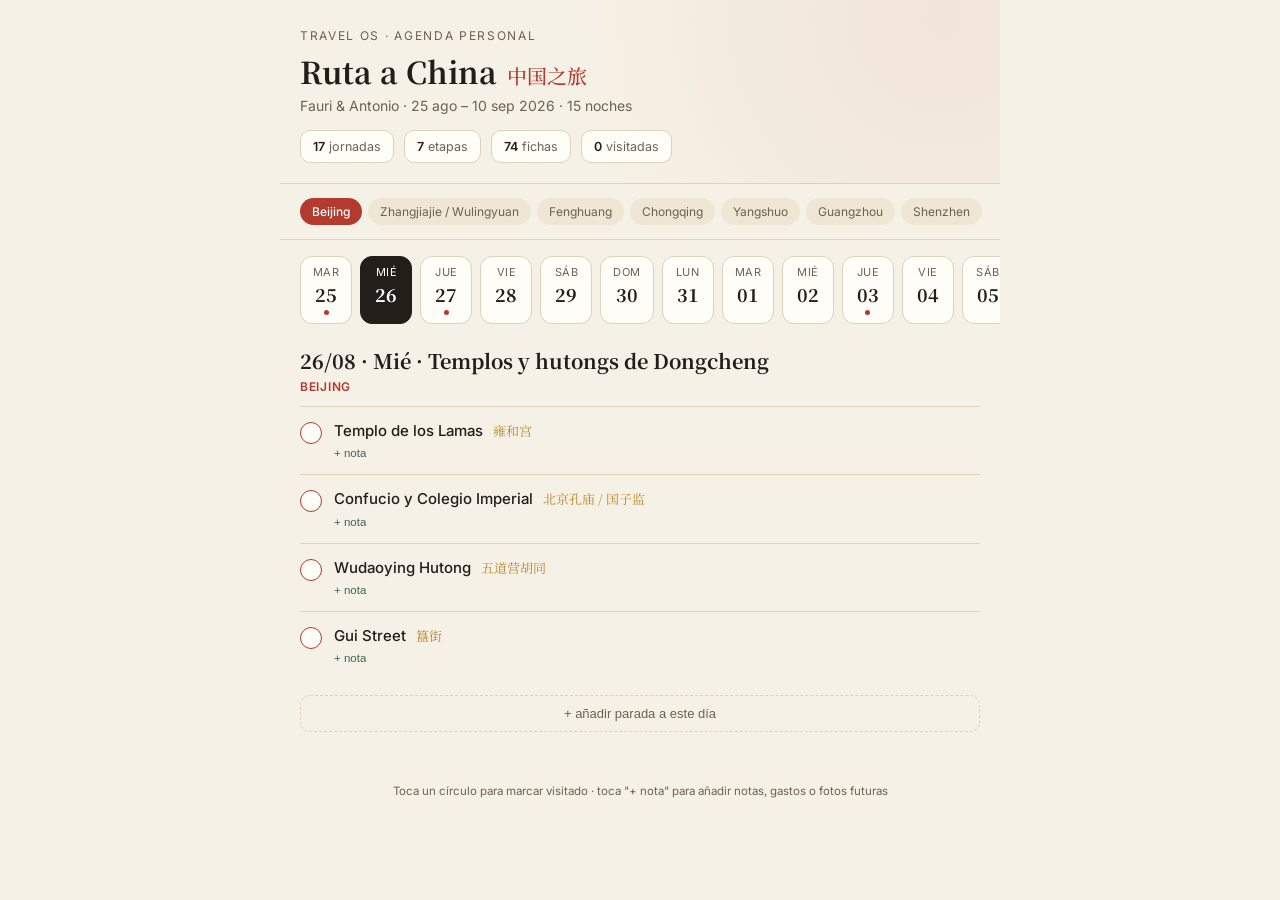
<file: prototype/ruta_china_agenda.html>
<!DOCTYPE html>
<html lang="es">
<head>
<meta charset="UTF-8">
<meta name="viewport" content="width=device-width, initial-scale=1.0">
<title>Ruta a China · Agenda</title>
<link rel="preconnect" href="https://fonts.googleapis.com">
<link href="https://fonts.googleapis.com/css2?family=Noto+Serif+SC:wght@500;700&family=Inter:wght@400;500;600&display=swap" rel="stylesheet">
<style>
  :root{
    --paper:#F6F1E6;
    --paper-2:#EFE7D4;
    --ink:#231E19;
    --ink-soft:#6B6255;
    --seal:#B23A2E;
    --seal-dark:#7C2A21;
    --jade:#3E6459;
    --jade-soft:#DCE7DF;
    --gold:#B98A2E;
    --line:#DDD2BA;
    --card:#FFFDF7;
  }
  *{box-sizing:border-box;}
  body{
    margin:0;
    background:var(--paper);
    color:var(--ink);
    font-family:'Inter',sans-serif;
    -webkit-font-smoothing:antialiased;
  }
  #app{max-width:720px;margin:0 auto;padding:0 0 60px;}

  /* HEADER */
  .hero{
    padding:28px 20px 20px;
    position:relative;
    border-bottom:1px solid var(--line);
    background:
      radial-gradient(circle at 92% 10%, rgba(178,58,46,0.07), transparent 55%),
      var(--paper);
  }
  .hero-eyebrow{
    font-size:12px;letter-spacing:.14em;text-transform:uppercase;
    color:var(--ink-soft); margin:0 0 6px;
  }
  .hero-title{
    font-family:'Noto Serif SC',serif;
    font-weight:700;
    font-size:30px;
    margin:0 0 4px;
    display:flex; align-items:baseline; gap:10px;
  }
  .hero-title .cn{font-size:20px;color:var(--seal);font-weight:500;}
  .hero-sub{font-size:14px;color:var(--ink-soft);margin:0 0 16px;}
  .hero-stats{display:flex;gap:10px;flex-wrap:wrap;}
  .stat{
    background:var(--card);border:1px solid var(--line);border-radius:10px;
    padding:8px 12px;font-size:12.5px;color:var(--ink-soft);
  }
  .stat b{color:var(--ink);font-weight:600;}

  /* ROUTE STRIP */
  .route-strip{
    display:flex;overflow-x:auto;gap:6px;padding:14px 20px;
    border-bottom:1px solid var(--line);
    scrollbar-width:none;
  }
  .route-strip::-webkit-scrollbar{display:none;}
  .route-chip{
    flex:0 0 auto;font-size:12px;color:var(--ink-soft);
    background:var(--paper-2);border-radius:20px;padding:5px 11px;
    white-space:nowrap;border:1px solid transparent;
  }
  .route-chip.active{
    background:var(--seal);color:#fff;font-weight:500;
  }

  /* DAY NAV */
  .day-nav{
    display:flex;overflow-x:auto;gap:8px;padding:16px 20px 4px;
    scrollbar-width:none;
  }
  .day-nav::-webkit-scrollbar{display:none;}
  .day-btn{
    flex:0 0 auto;
    display:flex;flex-direction:column;align-items:center;
    padding:8px 12px;border-radius:12px;border:1px solid var(--line);
    background:var(--card);cursor:pointer;min-width:52px;
    transition:background .15s, border-color .15s, transform .1s;
  }
  .day-btn:active{transform:scale(0.96);}
  .day-btn .dn{font-size:11px;color:var(--ink-soft);text-transform:uppercase;letter-spacing:.04em;}
  .day-btn .dd{font-family:'Noto Serif SC',serif;font-weight:700;font-size:18px;margin-top:2px;}
  .day-btn.selected{background:var(--ink);border-color:var(--ink);}
  .day-btn.selected .dn, .day-btn.selected .dd{color:#fff;}
  .day-btn.today-marker{border-color:var(--seal);}
  .day-btn .flag{width:5px;height:5px;border-radius:50%;background:var(--seal);margin-top:3px;visibility:hidden;}
  .day-btn.has-travel .flag{visibility:visible;}

  /* DAY PANEL */
  .day-panel{padding:18px 20px 0;}
  .day-head{display:flex;align-items:baseline;justify-content:space-between;margin-bottom:4px;}
  .day-title{font-family:'Noto Serif SC',serif;font-weight:700;font-size:20px;}
  .day-stage{font-size:12px;color:var(--seal);font-weight:600;text-transform:uppercase;letter-spacing:.06em;}
  .day-note{font-size:13px;color:var(--ink-soft);margin:2px 0 18px;line-height:1.5;}

  .stop{
    display:flex;gap:12px;padding:13px 0;border-top:1px solid var(--line);
  }
  .stop:first-of-type{border-top:none;}
  .stop-check{
    flex:0 0 auto;width:22px;height:22px;border-radius:50%;
    border:1.5px solid var(--line);background:var(--card);
    display:flex;align-items:center;justify-content:center;
    cursor:pointer;margin-top:2px;font-size:12px;color:transparent;
    transition:all .15s;
  }
  .stop-check.done{background:var(--jade);border-color:var(--jade);color:#fff;}
  .stop-body{flex:1;min-width:0;}
  .stop-name{font-size:15px;font-weight:500;line-height:1.35;}
  .stop-name.done{color:var(--ink-soft);text-decoration:line-through;text-decoration-color:var(--line);}
  .stop-cn{font-family:'Noto Serif SC',serif;font-size:13px;color:var(--gold);margin-left:6px;}
  .stop-opt{
    font-size:10.5px;color:var(--seal);border:1px solid var(--seal);
    border-radius:6px;padding:1px 5px;margin-left:6px;vertical-align:middle;
  }
  .stop-note-txt{font-size:12.5px;color:var(--ink-soft);margin-top:3px;white-space:pre-wrap;}
  .stop-note-input{
    width:100%;margin-top:6px;font-size:12.5px;font-family:'Inter',sans-serif;
    border:1px solid var(--line);border-radius:8px;padding:6px 8px;
    background:var(--paper-2);color:var(--ink);resize:vertical;min-height:32px;
  }
  .stop-note-btn{
    font-size:11.5px;color:var(--jade);background:none;border:none;padding:4px 0 0;
    cursor:pointer;font-weight:500;
  }
  .empty-day{
    text-align:center;color:var(--ink-soft);font-size:13px;padding:30px 0;
  }

  /* ADD STOP */
  .add-stop-row{padding:16px 0 30px;}
  .add-toggle{
    width:100%;border:1px dashed var(--line);background:none;border-radius:10px;
    padding:10px;font-size:13px;color:var(--ink-soft);cursor:pointer;
  }
  .add-form{display:none;gap:8px;flex-direction:column;margin-top:10px;}
  .add-form.open{display:flex;}
  .add-form input, .add-form textarea{
    font-family:'Inter',sans-serif;font-size:13px;padding:8px 10px;
    border:1px solid var(--line);border-radius:8px;background:var(--card);color:var(--ink);
  }
  .add-form-actions{display:flex;gap:8px;}
  .btn{
    font-size:13px;font-weight:500;padding:8px 14px;border-radius:8px;border:1px solid var(--line);
    background:var(--card);cursor:pointer;color:var(--ink);
  }
  .btn.primary{background:var(--seal);border-color:var(--seal);color:#fff;}

  .footer-note{
    text-align:center;font-size:11.5px;color:var(--ink-soft);padding:10px 20px 0;
  }
  .save-flag{
    position:fixed;bottom:16px;left:50%;transform:translateX(-50%) translateY(20px);
    background:var(--ink);color:#fff;font-size:12px;padding:7px 14px;border-radius:20px;
    opacity:0;transition:opacity .25s, transform .25s;pointer-events:none;
  }
  .save-flag.show{opacity:1;transform:translateX(-50%) translateY(0);}
</style>
</head>
<body>
<div id="app">
  <div class="hero">
    <p class="hero-eyebrow">Travel OS · agenda personal</p>
    <h1 class="hero-title">Ruta a China <span class="cn">中国之旅</span></h1>
    <p class="hero-sub">Fauri &amp; Antonio · 25 ago – 10 sep 2026 · 15 noches</p>
    <div class="hero-stats">
      <div class="stat"><b>17</b> jornadas</div>
      <div class="stat"><b>7</b> etapas</div>
      <div class="stat"><b id="stat-stops">76</b> fichas</div>
      <div class="stat"><b id="stat-done">0</b> visitadas</div>
    </div>
  </div>

  <div class="route-strip" id="route-strip"></div>
  <div class="day-nav" id="day-nav"></div>
  <div class="day-panel" id="day-panel"></div>

  <p class="footer-note">Toca un círculo para marcar visitado · toca "+ nota" para añadir notas, gastos o fotos futuras</p>
</div>
<div class="save-flag" id="save-flag">Guardado</div>

<script>
const STORAGE_KEY = 'ruta-china-agenda-v1';

const STAGES = {
  1:'Beijing', 2:'Zhangjiajie / Wulingyuan', 3:'Fenghuang', 4:'Chongqing',
  5:'Yangshuo', 6:'Guangzhou', 7:'Shenzhen', 0:'Vuelos internacionales'
};

const DAYS = [
  { date:'25/08', dow:'Mar', stage:0, title:'Salida hacia Pekín', note:'Vuelo CA846, Barcelona → Pekín, 12:30 salida BCN.', travel:true, stops:[] },
  { date:'26/08', dow:'Mié', stage:1, title:'Templos y hutongs de Dongcheng', stops:[
    {n:'Templo de los Lamas', cn:'雍和宫'},
    {n:'Confucio y Colegio Imperial', cn:'北京孔庙 / 国子监'},
    {n:'Wudaoying Hutong', cn:'五道营胡同'},
    {n:'Gui Street', cn:'簋街'}
  ]},
  { date:'27/08', dow:'Jue', stage:1, title:'Gulou y Shichahai · salida a Zhangjiajie', travel:true, note:'Vuelo interno CA1953 PEK → DYG (Zhangjiajie), 19:15–21:45.', stops:[
    {n:'Torres del Tambor y la Campana', cn:'北京鼓楼 / 北京钟楼'},
    {n:'Yandai Xiejie', cn:'烟袋斜街'},
    {n:'Yinding Bridge', cn:'银锭桥'},
    {n:'Qianhai y Shichahai', cn:'前海 / 什刹海'}
  ]},
  { date:'28/08', dow:'Vie', stage:2, title:'Tianmen Mountain', stops:[
    {n:'Tianmen Mountain', cn:'天门山'},
    {n:'Teleférico de Tianmen', cn:'天门山索道'},
    {n:'Pasarelas de Tianmen y Panlong Cliff', cn:'天门山玻璃栈道 / 盘龙崖玻璃栈道'},
    {n:'Tianmen Cave', cn:'天门洞'}
  ]},
  { date:'29/08', dow:'Sáb', stage:2, title:'Yuanjiajie y Yangjiajie', stops:[
    {n:'Ascensor Bailong', cn:'百龙天梯'},
    {n:'Yuanjiajie', cn:'袁家界'},
    {n:'Enchanting Terrace', cn:'迷魂台'},
    {n:'Hallelujah / Avatar Mountain', cn:'哈利路亚山 / 乾坤柱'},
    {n:'First Bridge Under Heaven', cn:'天下第一桥'},
    {n:'Yangjiajie', cn:'杨家界'},
    {n:'Natural Great Wall', cn:'杨家界天然长城'},
    {n:'Wulong Village y Tianbo Mansion', cn:'乌龙寨 / 天波府', opt:true}
  ]},
  { date:'30/08', dow:'Dom', stage:2, title:'Jornada flexible', note:'La meteorología decide el orden. No cambian fechas ni conexión a Fenghuang.', stops:[
    {n:'Golden Whip Stream', cn:'金鞭溪'},
    {n:'Water Winding Four Gates', cn:'水绕四门'},
    {n:'Grand Canyon y Glass Bridge', cn:'张家界大峡谷 / 玻璃桥', opt:true},
    {n:'Baofeng Lake', cn:'宝峰湖', opt:true}
  ]},
  { date:'31/08', dow:'Lun', stage:2, title:'Tianzi Mountain · salida a Fenghuang', stops:[
    {n:'Tianzi Mountain', cn:'天子山'},
    {n:'Helong Park', cn:'贺龙公园'},
    {n:'Imperial Brush Peak', cn:'御笔峰'},
    {n:'Fairy Dispersing Flowers', cn:'仙女散花'},
    {n:'Ten-Mile Gallery', cn:'十里画廊'},
    {n:'Fenghuang y el río Tuojiang (noche)', cn:'凤凰古城 / 沱江', stage:3},
    {n:'North Gate y Stepping Stones', cn:'北门城楼 / 沱江跳岩', stage:3},
    {n:'Hongqiao Wind and Rain Building', cn:'虹桥风雨楼', stage:3},
    {n:'Casas sobre pilotes de Huilongge', cn:'回龙阁吊脚楼', stage:3},
    {n:'Wanming Pagoda', cn:'万名塔', stage:3}
  ]},
  { date:'01/09', dow:'Mar', stage:3, title:'Fenghuang histórico · salida a Chongqing', stops:[
    {n:'Puertas y muralla de Fenghuang', cn:'北门 / 东门城楼'},
    {n:'East Main Street', cn:'东正街'},
    {n:'Casa natal de Shen Congwen', cn:'沈从文故居'},
    {n:'Jiefangbei (llegada Chongqing)', cn:'解放碑', stage:4},
    {n:'Sabores de Chongqing', cn:'重庆味道', stage:4}
  ]},
  { date:'02/09', dow:'Mié', stage:4, title:'Chongqing vertical', stops:[
    {n:'Liziba Station', cn:'李子坝站'},
    {n:'Eling Park y Liangjiang Pavilion', cn:'鹅岭公园 / 两江亭'},
    {n:'Eling Second Factory', cn:'鹅岭二厂'},
    {n:'Luohan Temple', cn:'罗汉寺'},
    {n:'Raffles City y Chaotianmen', cn:'重庆来福士 / 朝天门'},
    {n:'Confluencia Yangtsé–Jialing', cn:'两江交汇'},
    {n:'Qiansimen y Hongya Cave', cn:'千厮门大桥 / 洪崖洞'}
  ]},
  { date:'03/09', dow:'Jue', stage:5, title:'Salida a Yangshuo', travel:true, note:'Salida protegida hacia Yangshuo.', stops:[
    {n:'Yangshuo y Jima Village', cn:'阳朔 / 骥马村'}
  ]},
  { date:'04/09', dow:'Vie', stage:5, title:'Río Yulong y Jiuxian', stops:[
    {n:'Karst de Guilin', cn:'桂林喀斯特'},
    {n:'Río Yulong', cn:'遇龙河'},
    {n:'Paisaje rural del valle del Yulong', cn:'遇龙河田园'},
    {n:'Balsas de bambú del Yulong', cn:'竹筏漂流', opt:true},
    {n:'Jiuxian Ancient Village', cn:'旧县村'}
  ]},
  { date:'05/09', dow:'Sáb', stage:5, title:'Xingping · salida a Guangzhou', stops:[
    {n:'Xingping Ancient Town', cn:'兴坪古镇'},
    {n:'Río Li y billete de 20 yuanes', cn:'漓江 / 二十元人民币背景图'},
    {n:'Tianhe Road (llegada Guangzhou)', cn:'天河路', stage:6}
  ]},
  { date:'06/09', dow:'Dom', stage:6, title:'Zhanxi y ciudad moderna', stops:[
    {n:'Distrito comercial de Zhanxi', cn:'站西商圈'},
    {n:'Baima Clothing Market', cn:'白马服装市场'},
    {n:'Protocolo de compra en mercados', cn:'批发市场购物'},
    {n:'Buyun Tiandi Footwear World', cn:'步云天地鞋城'},
    {n:'Zhujiang New Town', cn:'珠江新城'},
    {n:'Río Perla y Canton Tower', cn:'珠江 / 广州塔'}
  ]},
  { date:'07/09', dow:'Lun', stage:6, title:'Dim sum · salida a Shenzhen', stops:[
    {n:'Dim sum y cocina cantonesa', cn:'点心 / 粤菜'},
    {n:'Shenzhen, ciudad de reforma (llegada)', cn:'深圳', stage:7},
    {n:'Huaqiangbei', cn:'华强北', stage:7},
    {n:'SEG Electronics Market', cn:'赛格电子市场', stage:7},
    {n:'Huaqiang Electronics World', cn:'华强电子世界', stage:7},
    {n:'Gangxia North', cn:'岗厦北站', stage:7},
    {n:'Futian y Civic Center', cn:'福田 / 市民中心', stage:7}
  ]},
  { date:'08/09', dow:'Mar', stage:7, title:'Shenzhen tecnológico completo', note:'Jornada completa fijada en Shenzhen.', stops:[
    {n:'Huaqiangbei Museum', cn:'华强北博物馆'},
    {n:'Del componente al prototipo', cn:'从元件到原型'},
    {n:'Compra segura en Huaqiangbei', cn:'华强北购物检查'},
    {n:'Museo de Arte y Planificación Urbana', cn:'深圳市当代艺术与城市规划馆'},
    {n:'Lianhuashan y Deng Xiaoping', cn:'莲花山 / 邓小平雕像'},
    {n:'Ping An y Greater Bay Area', cn:'平安金融中心 / 粤港澳大湾区'}
  ]},
  { date:'09/09', dow:'Mié', stage:0, title:'Vuelo protegido a Pekín', note:'Regreso a Beijing/PEK, noche de protección para el vuelo internacional del 10/09.', travel:true, stops:[] },
  { date:'10/09', dow:'Jue', stage:0, title:'Vuelta a Barcelona', note:'Vuelo CA571, Pekín → Barcelona, 11:00 PEK, 12h30 duración, llegada 17:30 BCN (+1 día).', travel:true, stops:[] }
];

// flatten stop ids
let idc = 0;
DAYS.forEach((d, di) => { d._i = di; d.stops.forEach(s => { s._id = 'd'+di+'-s'+(idc++); s._stage = s.stage || d.stage; }); });

let state = { done:{}, notes:{}, custom:{} }; // custom: dayIndex -> array of extra stops
let selectedDay = 1; // default to first real day

const stageColor = { 0:'var(--ink-soft)',1:'var(--seal)',2:'var(--jade)',3:'var(--gold)',4:'var(--seal)',5:'var(--jade)',6:'var(--gold)',7:'var(--seal)' };

async function loadState(){
  try{
    const r = await window.storage.get(STORAGE_KEY);
    if(r && r.value){ state = JSON.parse(r.value); }
  }catch(e){ /* first run, no data yet */ }
  render();
}

let saveTimer = null;
function persist(){
  clearTimeout(saveTimer);
  saveTimer = setTimeout(async () => {
    try{
      await window.storage.set(STORAGE_KEY, JSON.stringify(state));
      flashSaved();
    }catch(e){ console.error('storage error', e); }
  }, 250);
}

function flashSaved(){
  const f = document.getElementById('save-flag');
  f.classList.add('show');
  setTimeout(()=>f.classList.remove('show'), 900);
}

function renderRouteStrip(){
  const strip = document.getElementById('route-strip');
  strip.innerHTML = '';
  Object.entries(STAGES).forEach(([k,v]) => {
    if(k==='0') return;
    const chip = document.createElement('div');
    chip.className = 'route-chip';
    chip.textContent = v;
    chip.dataset.stage = k;
    strip.appendChild(chip);
  });
}

function renderDayNav(){
  const nav = document.getElementById('day-nav');
  nav.innerHTML = '';
  DAYS.forEach((d, i) => {
    const btn = document.createElement('div');
    btn.className = 'day-btn' + (i===selectedDay ? ' selected':'') + (d.travel ? ' has-travel':'');
    btn.innerHTML = `<span class="dn">${d.dow}</span><span class="dd">${d.date.split('/')[0]}</span><span class="flag"></span>`;
    btn.onclick = () => { selectedDay = i; render(); document.getElementById('day-panel').scrollIntoView({behavior:'smooth', block:'start'}); };
    nav.appendChild(btn);
  });
}

function totalStops(){
  let t = 0;
  DAYS.forEach((d,i) => { t += d.stops.length + ((state.custom[i]||[]).length); });
  return t;
}
function doneCount(){ return Object.values(state.done).filter(Boolean).length; }

function renderDayPanel(){
  const day = DAYS[selectedDay];
  const panel = document.getElementById('day-panel');
  const allStops = day.stops.concat(state.custom[selectedDay]||[]);

  let html = `
    <div class="day-head">
      <div class="day-title">${day.date} · ${day.dow} · ${day.title}</div>
    </div>
    <div class="day-stage">${STAGES[day.stage]}</div>
    ${day.note ? `<p class="day-note">${day.note}</p>` : '<div style="height:12px"></div>'}
  `;

  if(allStops.length === 0){
    html += `<div class="empty-day">Día de vuelo, sin paradas fijas.</div>`;
  } else {
    allStops.forEach(s => {
      const id = s._id || ('custom-'+selectedDay+'-'+allStops.indexOf(s));
      const done = !!state.done[id];
      const noteVal = state.notes[id] || '';
      const stColor = stageColor[s._stage || day.stage] || 'var(--seal)';
      html += `
        <div class="stop">
          <div class="stop-check ${done?'done':''}" data-id="${id}" style="${done?'':'border-color:'+stColor}">${done?'✓':''}</div>
          <div class="stop-body">
            <div>
              <span class="stop-name ${done?'done':''}">${s.n}</span>
              <span class="stop-cn">${s.cn||''}</span>
              ${s.opt ? '<span class="stop-opt">opcional</span>':''}
            </div>
            ${noteVal ? `<div class="stop-note-txt">${noteVal}</div>` : ''}
            <button class="stop-note-btn" data-noteid="${id}">${noteVal ? 'editar nota' : '+ nota'}</button>
          </div>
        </div>
      `;
    });
  }

  html += `
    <div class="add-stop-row">
      <button class="add-toggle" id="add-toggle">+ añadir parada a este día</button>
      <div class="add-form" id="add-form">
        <input type="text" id="new-name" placeholder="Nombre del lugar" />
        <input type="text" id="new-cn" placeholder="Nombre en chino (opcional)" />
        <div class="add-form-actions">
          <button class="btn primary" id="new-save">Guardar</button>
          <button class="btn" id="new-cancel">Cancelar</button>
        </div>
      </div>
    </div>
  `;

  panel.innerHTML = html;

  panel.querySelectorAll('.stop-check').forEach(el => {
    el.onclick = () => {
      const id = el.dataset.id;
      state.done[id] = !state.done[id];
      persist();
      render();
    };
  });

  panel.querySelectorAll('.stop-note-btn').forEach(el => {
    el.onclick = () => {
      const id = el.dataset.noteid;
      const body = el.closest('.stop-body');
      if(body.querySelector('.stop-note-input')) return;
      const existing = state.notes[id] || '';
      const ta = document.createElement('textarea');
      ta.className = 'stop-note-input';
      ta.value = existing;
      ta.placeholder = 'Nota, gasto, valoración, enlace a foto...';
      const saveBtn = document.createElement('button');
      saveBtn.className = 'stop-note-btn';
      saveBtn.textContent = 'guardar nota';
      saveBtn.style.marginTop = '4px';
      saveBtn.onclick = () => {
        state.notes[id] = ta.value.trim();
        persist();
        render();
      };
      body.appendChild(ta);
      body.appendChild(saveBtn);
      ta.focus();
    };
  });

  const toggle = document.getElementById('add-toggle');
  const form = document.getElementById('add-form');
  toggle.onclick = () => form.classList.toggle('open');
  document.getElementById('new-cancel').onclick = () => {
    form.classList.remove('open');
    document.getElementById('new-name').value = '';
    document.getElementById('new-cn').value = '';
  };
  document.getElementById('new-save').onclick = () => {
    const name = document.getElementById('new-name').value.trim();
    const cn = document.getElementById('new-cn').value.trim();
    if(!name) return;
    if(!state.custom[selectedDay]) state.custom[selectedDay] = [];
    state.custom[selectedDay].push({ n:name, cn:cn, _id:'custom-'+selectedDay+'-'+Date.now(), _stage:day.stage });
    persist();
    render();
  };
}

function highlightRouteStrip(){
  const day = DAYS[selectedDay];
  document.querySelectorAll('.route-chip').forEach(c => {
    c.classList.toggle('active', parseInt(c.dataset.stage) === day.stage);
  });
}

function render(){
  renderDayNav();
  renderDayPanel();
  renderRouteStrip();
  highlightRouteStrip();
  document.getElementById('stat-stops').textContent = totalStops();
  document.getElementById('stat-done').textContent = doneCount();
}

loadState();
</script>
</body>
</html>
</file>
